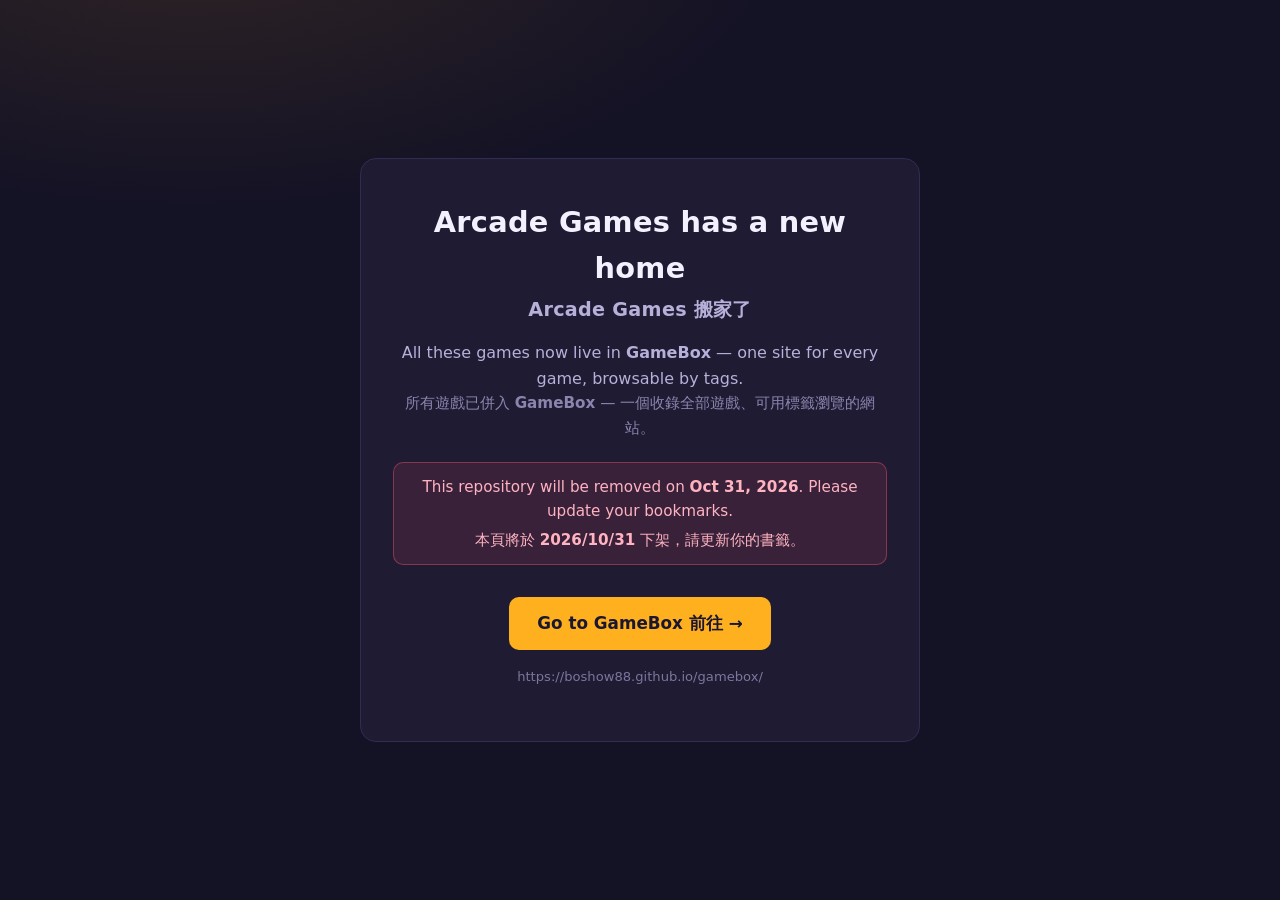
<file: index.html>
<!DOCTYPE html>
<html lang="en">
<head>
    <meta charset="UTF-8">
    <meta name="viewport" content="width=device-width, initial-scale=1.0">
    <title>Arcade Games has moved → GameBox</title>
    <link rel="icon" type="image/svg+xml" href="./favicon.svg">
    <style>
        :root { --accent: #ffb01f; }
        * { box-sizing: border-box; margin: 0; padding: 0; }
        body {
            font-family: -apple-system, BlinkMacSystemFont, "Segoe UI", "Noto Sans TC",
                "Microsoft JhengHei", system-ui, sans-serif;
            background:
                radial-gradient(1000px 500px at 15% -10%, rgba(255, 176, 31, 0.12), transparent 60%),
                #141225;
            color: #f4f1ff;
            min-height: 100vh;
            display: flex;
            align-items: center;
            justify-content: center;
            padding: 24px;
            line-height: 1.6;
        }
        .card {
            max-width: 560px;
            width: 100%;
            background: #1e1b33;
            border: 1px solid #332c52;
            border-radius: 16px;
            padding: 40px 32px;
            text-align: center;
        }
        h1 { font-size: 1.8rem; letter-spacing: 0.01em; margin-bottom: 8px; }
        h1 .zh { display: block; font-size: 1.2rem; color: #b7b0d8; font-weight: 600; margin-top: 4px; }
        p { color: #b7b0d8; margin: 14px 0; }
        p .zh { display: block; color: #8c84ad; font-size: 0.95rem; }
        .notice {
            margin: 22px 0;
            padding: 12px 16px;
            border-radius: 10px;
            background: rgba(255, 84, 112, 0.12);
            border: 1px solid rgba(255, 84, 112, 0.4);
            color: #ffb3c0;
            font-size: 0.95rem;
        }
        .cta {
            display: inline-block;
            margin-top: 10px;
            padding: 13px 28px;
            border-radius: 10px;
            background: var(--accent);
            color: #1a1730;
            font-weight: 700;
            font-size: 1.05rem;
            text-decoration: none;
        }
        .cta:hover { filter: brightness(1.07); }
        .url { margin-top: 16px; font-size: 0.82rem; color: #7d769c; word-break: break-all; }
        .url a { color: #ffc65c; }
    </style>
</head>
<body>
    <div class="card">
        <h1>
            Arcade Games has a new home
            <span class="zh">Arcade Games 搬家了</span>
        </h1>
        <p>
            All these games now live in <strong>GameBox</strong> — one site for every game,
            browsable by tags.
            <span class="zh">所有遊戲已併入 <strong>GameBox</strong> — 一個收錄全部遊戲、可用標籤瀏覽的網站。</span>
        </p>
        <div class="notice">
            This repository will be removed on <strong>Oct 31, 2026</strong>. Please update your bookmarks.
            <span style="display:block;margin-top:4px;">本頁將於 <strong>2026/10/31</strong> 下架，請更新你的書籤。</span>
        </div>
        <a class="cta" href="https://boshow88.github.io/gamebox/">Go to GameBox 前往 &rarr;</a>
        <p class="url">https://boshow88.github.io/gamebox/</p>
    </div>
</body>
</html>
</file>
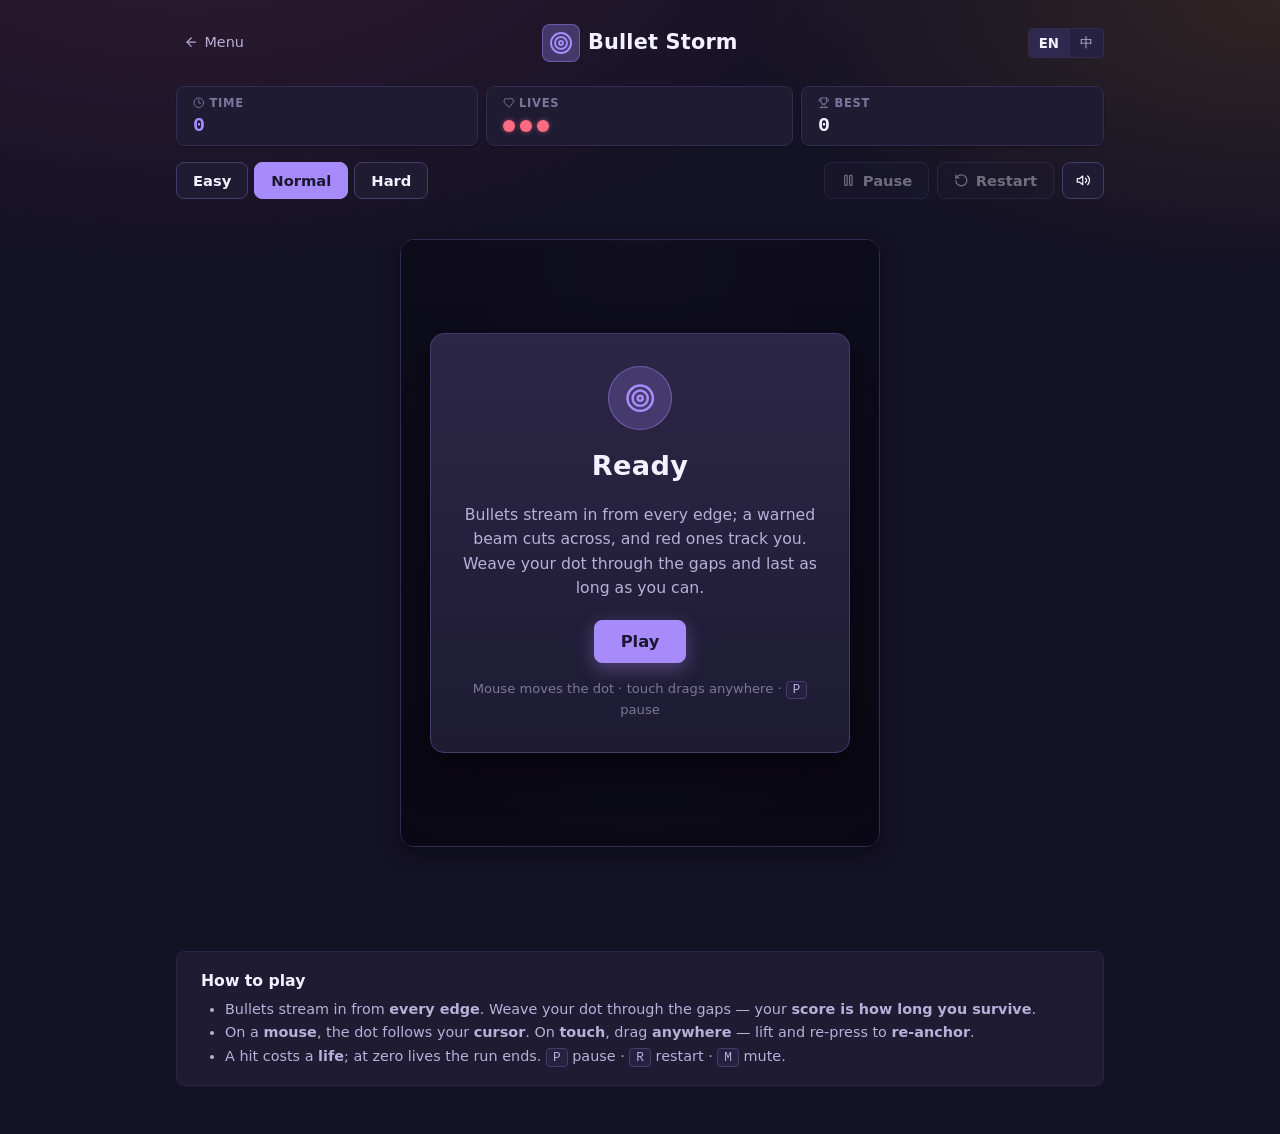
<file: games/bullet-storm.html>
<!DOCTYPE html>
<html lang="en">
<head>
    <meta charset="UTF-8">
    <meta name="viewport" content="width=device-width, initial-scale=1.0">
    <title>Bullet Storm · Arcade Games</title>
    <link rel="icon" type="image/svg+xml" href="../favicon.svg">
    <link rel="stylesheet" href="../css/common.css">
    <link rel="stylesheet" href="../css/game.css">
    <style>
        body { --game-color: #a78bfa; }
        /* The board is portrait, so cap and centre the stage. */
        .stage-wrap { max-width: 480px; margin: 0 auto; }
        /* A touch-action:none "play zone" around the board: a relative drag can
           start on the board OR in this surrounding margin (so an off-board tap
           never whiffs) without the gesture turning into a page scroll. The rest
           of the page still scrolls normally, so nothing suddenly freezes. */
        .stage-pad { touch-action: none; padding: 24px 16px 80px; }
    </style>
</head>
<body>
    <div class="game-shell">
        <header class="game-topbar">
            <a class="back-link" href="../index.html">
                <span data-icon="arrow-left" aria-hidden="true"></span>
                <span data-i18n="menu">Menu</span>
            </a>
            <div class="game-title">
                <span class="game-icon" data-icon="target" aria-hidden="true"></span>
                <span data-i18n="dotDodgeName">Bullet Storm</span>
            </div>
            <div class="lang-toggle" id="lang-toggle" role="radiogroup" data-i18n-aria-label="language">
                <button type="button" data-lang="en" role="radio" aria-checked="true">EN</button>
                <button type="button" data-lang="zh" role="radio" aria-checked="false">中</button>
            </div>
        </header>

        <div class="hud">
            <div class="hud-stat accent">
                <span class="hud-label"><span data-icon="clock" aria-hidden="true"></span><span data-i18n="time">Time</span></span>
                <span class="hud-value" id="time">0</span>
            </div>
            <div class="hud-stat">
                <span class="hud-label"><span data-icon="heart" aria-hidden="true"></span><span data-i18n="lives">Lives</span></span>
                <span class="hud-value" id="lives">3</span>
            </div>
            <div class="hud-stat">
                <span class="hud-label"><span data-icon="trophy" aria-hidden="true"></span><span data-i18n="best">Best</span></span>
                <span class="hud-value" id="best">0</span>
            </div>
        </div>

        <div class="control-row">
            <div class="seg" id="difficulty-seg" role="radiogroup" data-i18n-aria-label="difficulty">
                <button type="button" class="btn toggle" data-diff="easy" data-i18n="ddEasy">Easy</button>
                <button type="button" class="btn toggle" data-diff="normal" data-i18n="ddNormal">Normal</button>
                <button type="button" class="btn toggle" data-diff="hard" data-i18n="ddHard">Hard</button>
            </div>
            <span class="spacer"></span>
            <div class="control-actions">
                <button class="btn" id="pause-btn" type="button" disabled>
                    <span data-icon="pause" aria-hidden="true"></span>
                    <span data-role="pause-label" data-i18n="pause">Pause</span>
                </button>
                <button class="btn" id="restart-btn" type="button" disabled>
                    <span data-icon="rotate-ccw" aria-hidden="true"></span>
                    <span data-i18n="restart">Restart</span>
                </button>
                <button class="btn btn-icon toggle" id="sound-btn" type="button" aria-pressed="true" data-i18n-title="sound" title="Sound">
                    <span data-role="sound-icon" aria-hidden="true"></span>
                </button>
            </div>
        </div>

        <div class="stage-pad">
        <div class="stage-wrap">
            <canvas class="stage-canvas drag-stage" id="stage" width="600" height="760"
                    role="img" aria-label="Bullet Storm play field"></canvas>
            <div class="overlay" id="overlay" hidden>
                <div class="overlay-card">
                    <span class="overlay-badge" id="overlay-badge" aria-hidden="true"></span>
                    <h2 class="overlay-title" id="overlay-title"></h2>
                    <p class="overlay-message" id="overlay-message"></p>
                    <button class="btn btn-primary overlay-btn" id="overlay-btn" type="button"></button>
                    <p class="overlay-hint" id="overlay-hint"></p>
                </div>
            </div>
        </div>
        </div>

        <section class="game-footer">
            <h4 data-i18n="howToPlay">How to play</h4>
            <ul>
                <li data-i18n="ddHelp1Html">Bullets stream in from <strong>every edge</strong>. Weave your dot through the gaps — your <strong>score is how long you survive</strong>.</li>
                <li data-i18n="ddHelp2Html">On a <strong>mouse</strong>, the dot follows your <strong>cursor</strong>. On <strong>touch</strong>, drag <strong>anywhere</strong> — lift and re-press to <strong>re-anchor</strong>.</li>
                <li data-i18n="ddHelp3Html">A hit costs a <strong>life</strong>; at zero lives the run ends. <kbd>P</kbd> pause · <kbd>R</kbd> restart · <kbd>M</kbd> mute.</li>
            </ul>
        </section>
    </div>

    <script src="../js/common.js"></script>
    <script src="../js/games/bullet-storm.js"></script>
</body>
</html>
</file>
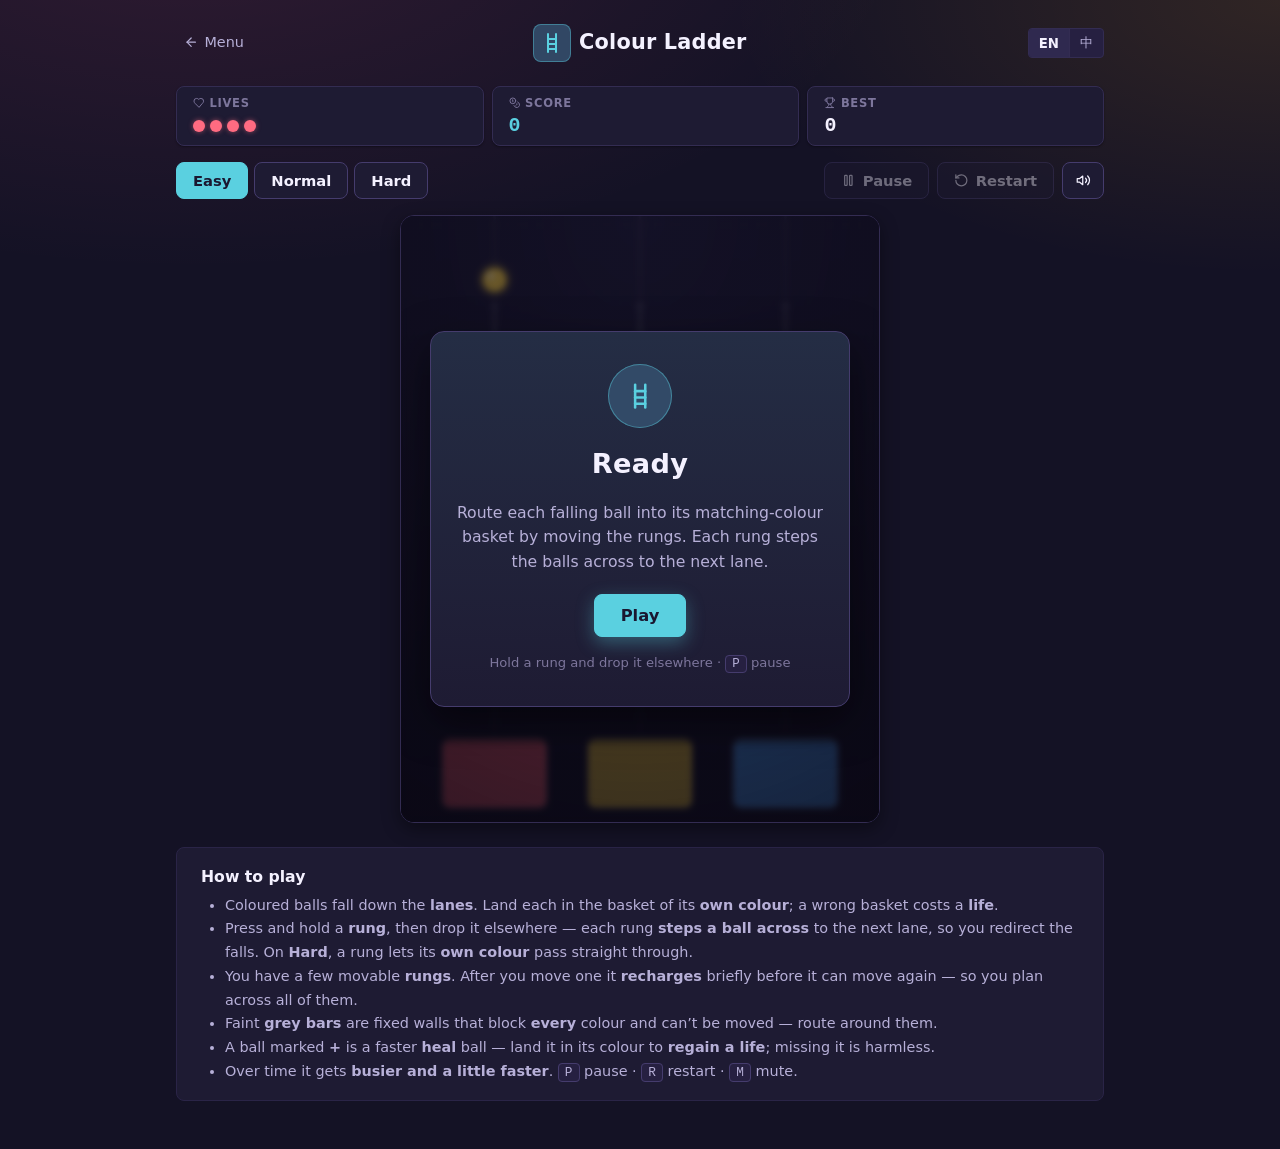
<file: games/colour-ladder.html>
<!DOCTYPE html>
<html lang="en">
<head>
    <meta charset="UTF-8">
    <meta name="viewport" content="width=device-width, initial-scale=1.0">
    <title>Colour Ladder · Arcade Games</title>
    <link rel="icon" type="image/svg+xml" href="../favicon.svg">
    <link rel="stylesheet" href="../css/common.css">
    <link rel="stylesheet" href="../css/game.css">
    <style>
        body { --game-color: #5ad0e0; }
        /* The board is portrait, so cap and centre the stage. */
        .stage-wrap { max-width: 480px; margin: 0 auto; }
    </style>
</head>
<body>
    <div class="game-shell">
        <header class="game-topbar">
            <a class="back-link" href="../index.html">
                <span data-icon="arrow-left" aria-hidden="true"></span>
                <span data-i18n="menu">Menu</span>
            </a>
            <div class="game-title">
                <span class="game-icon" data-icon="ladder" aria-hidden="true"></span>
                <span data-i18n="ladderConnectName">Colour Ladder</span>
            </div>
            <div class="lang-toggle" id="lang-toggle" role="radiogroup" data-i18n-aria-label="language">
                <button type="button" data-lang="en" role="radio" aria-checked="true">EN</button>
                <button type="button" data-lang="zh" role="radio" aria-checked="false">中</button>
            </div>
        </header>

        <div class="hud">
            <div class="hud-stat">
                <span class="hud-label"><span data-icon="heart" aria-hidden="true"></span><span data-i18n="lives">Lives</span></span>
                <span class="hud-value" id="lives">5</span>
            </div>
            <div class="hud-stat accent">
                <span class="hud-label"><span data-icon="coins" aria-hidden="true"></span><span data-i18n="score">Score</span></span>
                <span class="hud-value" id="score">0</span>
            </div>
            <div class="hud-stat">
                <span class="hud-label"><span data-icon="trophy" aria-hidden="true"></span><span data-i18n="best">Best</span></span>
                <span class="hud-value" id="best">0</span>
            </div>
        </div>

        <div class="control-row">
            <div class="seg" id="difficulty-seg" role="radiogroup" data-i18n-aria-label="difficulty">
                <button type="button" class="btn toggle" data-diff="easy" data-i18n="lcEasy">Easy</button>
                <button type="button" class="btn toggle" data-diff="normal" data-i18n="lcNormal">Normal</button>
                <button type="button" class="btn toggle" data-diff="hard" data-i18n="lcHard">Hard</button>
            </div>
            <span class="spacer"></span>
            <div class="control-actions">
                <button class="btn" id="pause-btn" type="button" disabled>
                    <span data-icon="pause" aria-hidden="true"></span>
                    <span data-role="pause-label" data-i18n="pause">Pause</span>
                </button>
                <button class="btn" id="restart-btn" type="button" disabled>
                    <span data-icon="rotate-ccw" aria-hidden="true"></span>
                    <span data-i18n="restart">Restart</span>
                </button>
                <button class="btn btn-icon toggle" id="sound-btn" type="button" aria-pressed="true" data-i18n-title="sound" title="Sound">
                    <span data-role="sound-icon" aria-hidden="true"></span>
                </button>
            </div>
        </div>

        <div class="stage-wrap">
            <canvas class="stage-canvas drag-stage" id="stage" width="600" height="760"
                    role="img" aria-label="Ladder Connect play field"></canvas>
            <div class="overlay" id="overlay" hidden>
                <div class="overlay-card">
                    <span class="overlay-badge" id="overlay-badge" aria-hidden="true"></span>
                    <h2 class="overlay-title" id="overlay-title"></h2>
                    <p class="overlay-message" id="overlay-message"></p>
                    <button class="btn btn-primary overlay-btn" id="overlay-btn" type="button"></button>
                    <p class="overlay-hint" id="overlay-hint"></p>
                </div>
            </div>
        </div>

        <section class="game-footer">
            <h4 data-i18n="howToPlay">How to play</h4>
            <ul>
                <li data-i18n="lcHelp1Html">Coloured balls fall down the <strong>lanes</strong>. Land each in the basket of its <strong>own colour</strong>; a wrong basket costs a <strong>life</strong>.</li>
                <li data-i18n="lcHelp2Html">Press and hold a <strong>rung</strong>, then drop it elsewhere — each rung <strong>steps a ball across</strong> to the next lane, so you redirect the falls. On <strong>Hard</strong>, a rung lets its <strong>own colour</strong> pass straight through.</li>
                <li data-i18n="lcHelp3Html">You have a few movable <strong>rungs</strong>. After you move one it <strong>recharges</strong> briefly before it can move again — so you plan across all of them.</li>
                <li data-i18n="lcHelp4Html">Faint <strong>grey bars</strong> are fixed walls that block <strong>every</strong> colour and can't be moved — route around them.</li>
                <li data-i18n="lcHelp5Html">A ball marked <strong>+</strong> is a faster <strong>heal</strong> ball — land it in its colour to <strong>regain a life</strong>; missing it is harmless.</li>
                <li data-i18n="lcHelp6Html">Over time it gets <strong>busier and a little faster</strong>. <kbd>P</kbd> pause · <kbd>R</kbd> restart · <kbd>M</kbd> mute.</li>
            </ul>
        </section>
    </div>

    <script src="../js/common.js"></script>
    <script src="../js/games/colour-ladder.js"></script>
</body>
</html>
</file>
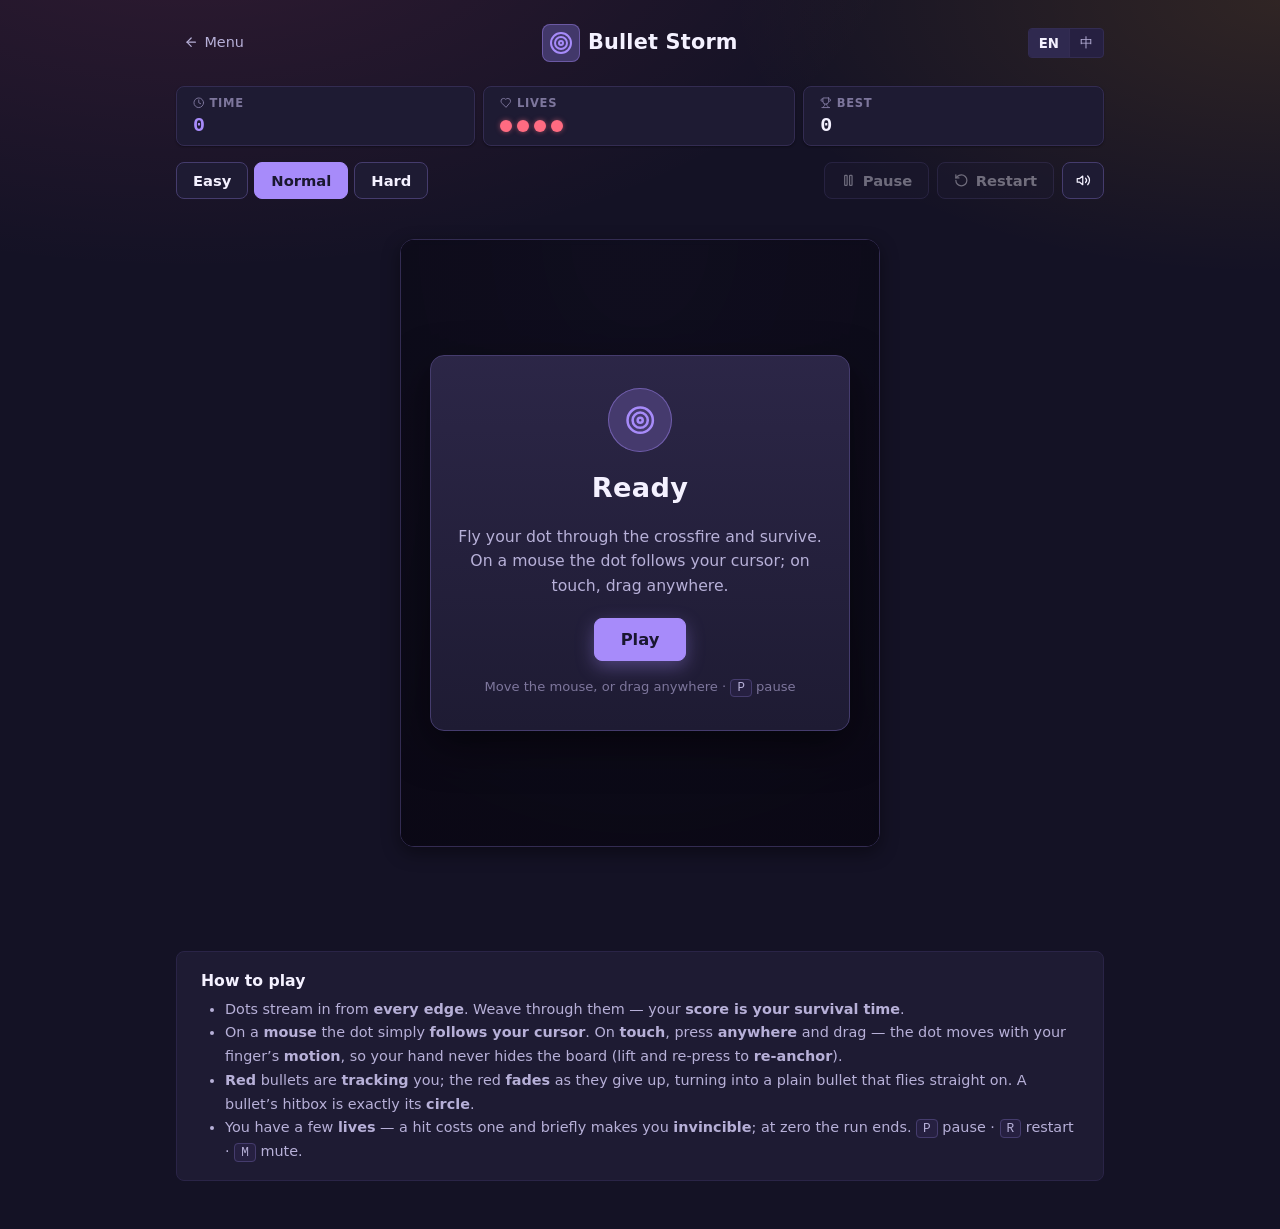
<file: games/dot-dodge.html>
<!DOCTYPE html>
<html lang="en">
<head>
    <meta charset="UTF-8">
    <meta name="viewport" content="width=device-width, initial-scale=1.0">
    <title>Dot Dodge · Arcade Games</title>
    <link rel="icon" type="image/svg+xml" href="../favicon.svg">
    <link rel="stylesheet" href="../css/common.css">
    <link rel="stylesheet" href="../css/game.css">
    <style>
        body { --game-color: #a78bfa; }
        /* The board is portrait, so cap and centre the stage. */
        .stage-wrap { max-width: 480px; margin: 0 auto; }
        /* A touch-action:none "play zone" around the board: a relative drag can
           start on the board OR in this surrounding margin (so an off-board tap
           never whiffs) without the gesture turning into a page scroll. The rest
           of the page still scrolls normally, so nothing suddenly freezes. */
        .stage-pad { touch-action: none; padding: 24px 16px 80px; }
    </style>
</head>
<body>
    <div class="game-shell">
        <header class="game-topbar">
            <a class="back-link" href="../index.html">
                <span data-icon="arrow-left" aria-hidden="true"></span>
                <span data-i18n="menu">Menu</span>
            </a>
            <div class="game-title">
                <span class="game-icon" data-icon="target" aria-hidden="true"></span>
                <span data-i18n="dotDodgeName">Dot Dodge</span>
            </div>
            <div class="lang-toggle" id="lang-toggle" role="radiogroup" data-i18n-aria-label="language">
                <button type="button" data-lang="en" role="radio" aria-checked="true">EN</button>
                <button type="button" data-lang="zh" role="radio" aria-checked="false">中</button>
            </div>
        </header>

        <div class="hud">
            <div class="hud-stat accent">
                <span class="hud-label"><span data-icon="clock" aria-hidden="true"></span><span data-i18n="time">Time</span></span>
                <span class="hud-value" id="time">0</span>
            </div>
            <div class="hud-stat">
                <span class="hud-label"><span data-icon="heart" aria-hidden="true"></span><span data-i18n="lives">Lives</span></span>
                <span class="hud-value" id="lives">3</span>
            </div>
            <div class="hud-stat">
                <span class="hud-label"><span data-icon="trophy" aria-hidden="true"></span><span data-i18n="best">Best</span></span>
                <span class="hud-value" id="best">0</span>
            </div>
        </div>

        <div class="control-row">
            <div class="seg" id="difficulty-seg" role="radiogroup" data-i18n-aria-label="difficulty">
                <button type="button" class="btn toggle" data-diff="easy" data-i18n="ddEasy">Easy</button>
                <button type="button" class="btn toggle" data-diff="normal" data-i18n="ddNormal">Normal</button>
                <button type="button" class="btn toggle" data-diff="hard" data-i18n="ddHard">Hard</button>
            </div>
            <span class="spacer"></span>
            <div class="control-actions">
                <button class="btn" id="pause-btn" type="button" disabled>
                    <span data-icon="pause" aria-hidden="true"></span>
                    <span data-role="pause-label" data-i18n="pause">Pause</span>
                </button>
                <button class="btn" id="restart-btn" type="button" disabled>
                    <span data-icon="rotate-ccw" aria-hidden="true"></span>
                    <span data-i18n="restart">Restart</span>
                </button>
                <button class="btn btn-icon toggle" id="sound-btn" type="button" aria-pressed="true" data-i18n-title="sound" title="Sound">
                    <span data-role="sound-icon" aria-hidden="true"></span>
                </button>
            </div>
        </div>

        <div class="stage-pad">
        <div class="stage-wrap">
            <canvas class="stage-canvas drag-stage" id="stage" width="600" height="760"
                    role="img" aria-label="Dot Dodge play field"></canvas>
            <div class="overlay" id="overlay" hidden>
                <div class="overlay-card">
                    <span class="overlay-badge" id="overlay-badge" aria-hidden="true"></span>
                    <h2 class="overlay-title" id="overlay-title"></h2>
                    <p class="overlay-message" id="overlay-message"></p>
                    <button class="btn btn-primary overlay-btn" id="overlay-btn" type="button"></button>
                    <p class="overlay-hint" id="overlay-hint"></p>
                </div>
            </div>
        </div>
        </div>

        <section class="game-footer">
            <h4 data-i18n="howToPlay">How to play</h4>
            <ul>
                <li data-i18n="ddHelp1Html">Dots stream in from <strong>every edge</strong>. Weave through them — your <strong>score is your survival time</strong>.</li>
                <li data-i18n="ddHelp2Html">On a <strong>mouse</strong> the dot simply <strong>follows your cursor</strong>. On <strong>touch</strong>, press <strong>anywhere</strong> and drag — the dot moves with your finger's <strong>motion</strong>, so your hand never hides the board (lift and re-press to <strong>re-anchor</strong>).</li>
                <li data-i18n="ddHelp3Html"><strong>Red</strong> bullets are <strong>tracking</strong> you; the red <strong>fades</strong> as they give up, turning into a plain bullet that flies straight on. A bullet's hitbox is exactly its <strong>circle</strong>.</li>
                <li data-i18n="ddHelp4Html">You have a few <strong>lives</strong> — a hit costs one and briefly makes you <strong>invincible</strong>; at zero the run ends. <kbd>P</kbd> pause · <kbd>R</kbd> restart · <kbd>M</kbd> mute.</li>
            </ul>
        </section>
    </div>

    <script src="../js/common.js"></script>
    <script src="../js/games/dot-dodge.js"></script>
</body>
</html>
</file>
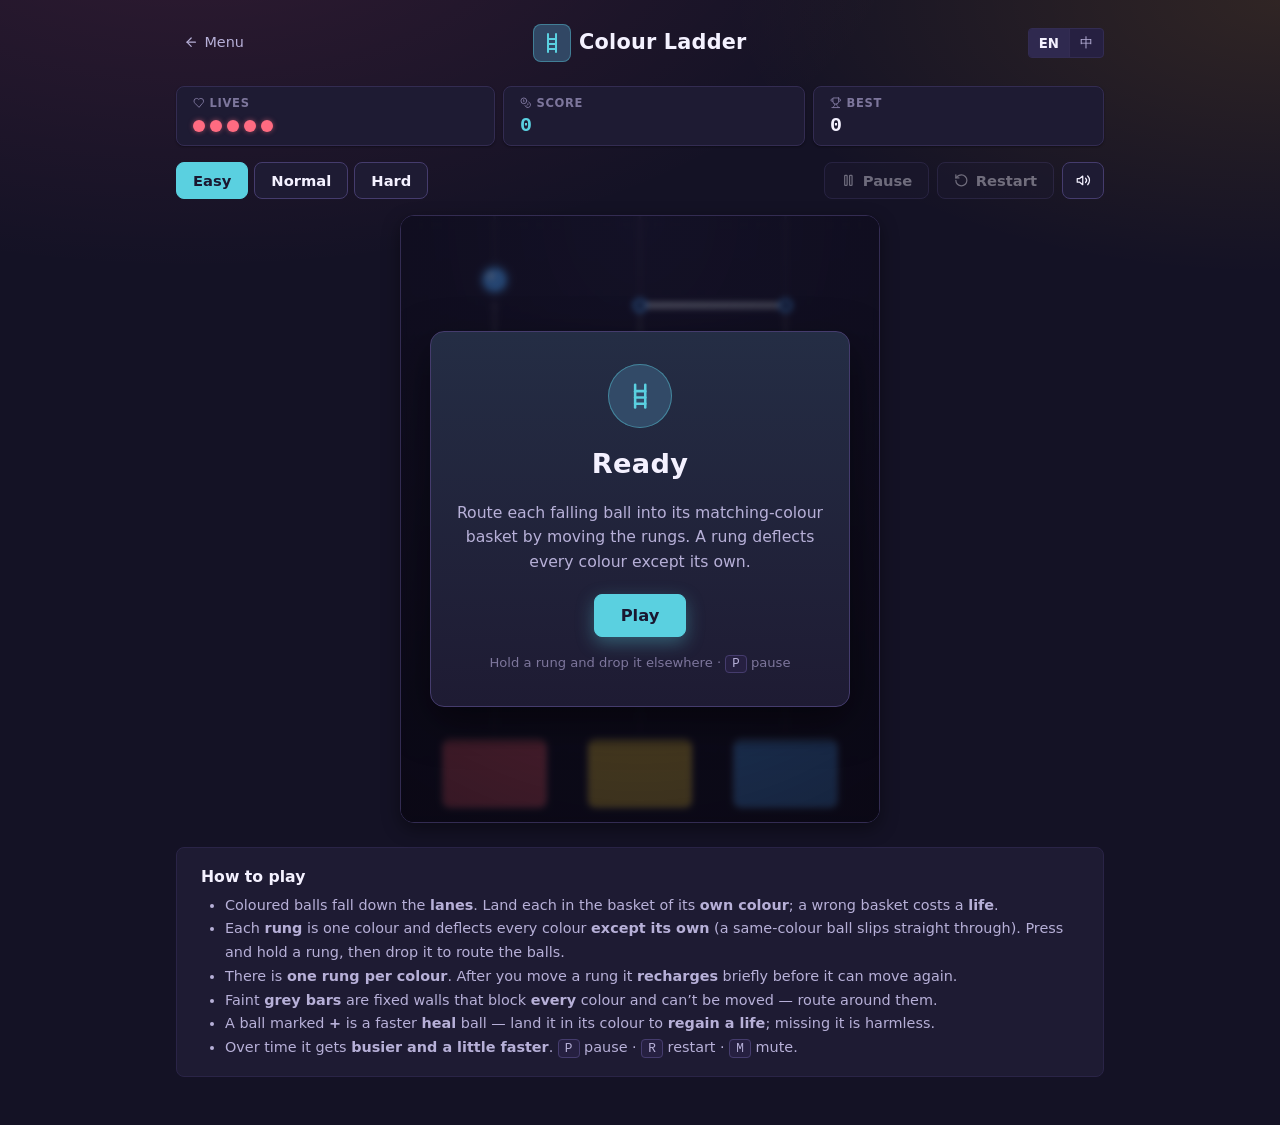
<file: games/ladder-connect.html>
<!DOCTYPE html>
<html lang="en">
<head>
    <meta charset="UTF-8">
    <meta name="viewport" content="width=device-width, initial-scale=1.0">
    <title>Colour Ladder · Arcade Games</title>
    <link rel="icon" type="image/svg+xml" href="../favicon.svg">
    <link rel="stylesheet" href="../css/common.css">
    <link rel="stylesheet" href="../css/game.css">
    <style>
        body { --game-color: #5ad0e0; }
        /* The board is portrait, so cap and centre the stage. */
        .stage-wrap { max-width: 480px; margin: 0 auto; }
    </style>
</head>
<body>
    <div class="game-shell">
        <header class="game-topbar">
            <a class="back-link" href="../index.html">
                <span data-icon="arrow-left" aria-hidden="true"></span>
                <span data-i18n="menu">Menu</span>
            </a>
            <div class="game-title">
                <span class="game-icon" data-icon="ladder" aria-hidden="true"></span>
                <span data-i18n="ladderConnectName">Colour Ladder</span>
            </div>
            <div class="lang-toggle" id="lang-toggle" role="radiogroup" data-i18n-aria-label="language">
                <button type="button" data-lang="en" role="radio" aria-checked="true">EN</button>
                <button type="button" data-lang="zh" role="radio" aria-checked="false">中</button>
            </div>
        </header>

        <div class="hud">
            <div class="hud-stat">
                <span class="hud-label"><span data-icon="heart" aria-hidden="true"></span><span data-i18n="lives">Lives</span></span>
                <span class="hud-value" id="lives">5</span>
            </div>
            <div class="hud-stat accent">
                <span class="hud-label"><span data-icon="coins" aria-hidden="true"></span><span data-i18n="score">Score</span></span>
                <span class="hud-value" id="score">0</span>
            </div>
            <div class="hud-stat">
                <span class="hud-label"><span data-icon="trophy" aria-hidden="true"></span><span data-i18n="best">Best</span></span>
                <span class="hud-value" id="best">0</span>
            </div>
        </div>

        <div class="control-row">
            <div class="seg" id="difficulty-seg" role="radiogroup" data-i18n-aria-label="difficulty">
                <button type="button" class="btn toggle" data-diff="easy" data-i18n="lcEasy">Easy</button>
                <button type="button" class="btn toggle" data-diff="normal" data-i18n="lcNormal">Normal</button>
                <button type="button" class="btn toggle" data-diff="hard" data-i18n="lcHard">Hard</button>
            </div>
            <span class="spacer"></span>
            <div class="control-actions">
                <button class="btn" id="pause-btn" type="button" disabled>
                    <span data-icon="pause" aria-hidden="true"></span>
                    <span data-role="pause-label" data-i18n="pause">Pause</span>
                </button>
                <button class="btn" id="restart-btn" type="button" disabled>
                    <span data-icon="rotate-ccw" aria-hidden="true"></span>
                    <span data-i18n="restart">Restart</span>
                </button>
                <button class="btn btn-icon toggle" id="sound-btn" type="button" aria-pressed="true" data-i18n-title="sound" title="Sound">
                    <span data-role="sound-icon" aria-hidden="true"></span>
                </button>
            </div>
        </div>

        <div class="stage-wrap">
            <canvas class="stage-canvas drag-stage" id="stage" width="600" height="760"
                    role="img" aria-label="Ladder Connect play field"></canvas>
            <div class="overlay" id="overlay" hidden>
                <div class="overlay-card">
                    <span class="overlay-badge" id="overlay-badge" aria-hidden="true"></span>
                    <h2 class="overlay-title" id="overlay-title"></h2>
                    <p class="overlay-message" id="overlay-message"></p>
                    <button class="btn btn-primary overlay-btn" id="overlay-btn" type="button"></button>
                    <p class="overlay-hint" id="overlay-hint"></p>
                </div>
            </div>
        </div>

        <section class="game-footer">
            <h4 data-i18n="howToPlay">How to play</h4>
            <ul>
                <li data-i18n="lcHelp1Html">Coloured balls fall down the <strong>lanes</strong>. Land each in the basket of its <strong>own colour</strong>; a wrong basket costs a <strong>life</strong>.</li>
                <li data-i18n="lcHelp2Html">Each <strong>rung</strong> is one colour and deflects every colour <strong>except its own</strong> (a same-colour ball slips straight through). Press and hold a rung, then drop it to route the balls.</li>
                <li data-i18n="lcHelp3Html">There is <strong>one rung per colour</strong>. After you move a rung it <strong>recharges</strong> briefly before it can move again.</li>
                <li data-i18n="lcHelp4Html">Faint <strong>grey bars</strong> are fixed walls that block <strong>every</strong> colour and can't be moved — route around them.</li>
                <li data-i18n="lcHelp5Html">A ball marked <strong>+</strong> is a faster <strong>heal</strong> ball — land it in its colour to <strong>regain a life</strong>; missing it is harmless.</li>
                <li data-i18n="lcHelp6Html">Over time it gets <strong>busier and a little faster</strong>. <kbd>P</kbd> pause · <kbd>R</kbd> restart · <kbd>M</kbd> mute.</li>
            </ul>
        </section>
    </div>

    <script src="../js/common.js"></script>
    <script src="../js/games/ladder-connect.js"></script>
</body>
</html>
</file>
<file: css/common.css>
/* ================================================================
   Arcade Games — Common theme tokens + Launcher styles
   Arcade-cabinet feel: deep night surfaces, neon accents, playful.
   Sibling project (Puzzle Games) is light; this one is dark on
   purpose so the two collections read as distinct.
   ================================================================ */

:root {
    /* Surfaces */
    --bg-primary: #141225;          /* arcade cabinet night */
    --bg-secondary: #1e1b33;        /* card surface */
    --bg-tertiary: #262041;
    --bg-hover: #2f294f;

    /* Text */
    --text-primary: #f4f1ff;
    --text-secondary: #b7b0d8;
    --text-muted: #7d769c;
    --text-on-accent: #1a1730;

    /* Lines */
    --border-color: #332c52;
    --border-light: #2a2447;
    --border-strong: #453c6d;

    /* Accents */
    --accent-primary: #ffb01f;      /* arcade amber / gold */
    --accent-primary-hover: #ffc65c;
    --accent-secondary: #ff5d8f;    /* neon pink */
    --accent-success: #38e08a;
    --accent-warning: #ffb01f;
    --accent-danger: #ff5470;

    /* Per-game accent (overridden on .game-card.<game>) */
    --game-color: var(--accent-primary);

    /* Spacing */
    --space-xs: 4px;
    --space-sm: 8px;
    --space-md: 16px;
    --space-lg: 24px;
    --space-xl: 32px;
    --space-2xl: 48px;

    /* Radius */
    --radius-sm: 4px;
    --radius-md: 8px;
    --radius-lg: 14px;
    --radius-pill: 999px;

    /* Shadows / glows */
    --shadow-sm: 0 1px 2px rgba(0, 0, 0, 0.35);
    --shadow-md: 0 6px 18px rgba(0, 0, 0, 0.4);
    --shadow-lg: 0 14px 40px rgba(0, 0, 0, 0.5);
    --glow: 0 0 0 1px color-mix(in srgb, var(--game-color) 40%, transparent),
        0 8px 26px color-mix(in srgb, var(--game-color) 30%, transparent);

    /* Type */
    --font-body: -apple-system, BlinkMacSystemFont, "Segoe UI", "Noto Sans TC",
        "Microsoft JhengHei", system-ui, sans-serif;
    --font-display: "Segoe UI", "Noto Sans TC", "Microsoft JhengHei",
        system-ui, sans-serif;
    --font-mono: ui-monospace, SFMono-Regular, Menlo, Consolas, monospace;

    /* Motion */
    --transition-fast: 120ms ease;
    --transition-normal: 220ms ease;
}

/* ----------------------------------------------------------------
   Reset
   ---------------------------------------------------------------- */

*,
*::before,
*::after {
    box-sizing: border-box;
    margin: 0;
    padding: 0;
}

html {
    font-size: 16px;
    -webkit-text-size-adjust: 100%;
}

body {
    font-family: var(--font-body);
    background:
        radial-gradient(1200px 600px at 15% -10%,
            color-mix(in srgb, var(--accent-secondary) 12%, transparent), transparent 60%),
        radial-gradient(1000px 500px at 100% 0%,
            color-mix(in srgb, var(--accent-primary) 12%, transparent), transparent 55%),
        var(--bg-primary);
    background-attachment: fixed;
    color: var(--text-primary);
    line-height: 1.5;
    min-height: 100vh;
    -webkit-font-smoothing: antialiased;
    -moz-osx-font-smoothing: grayscale;
}

a {
    color: var(--accent-primary);
    text-decoration: none;
}

a:hover {
    text-decoration: underline;
}

button {
    font-family: inherit;
    cursor: pointer;
}

/* ----------------------------------------------------------------
   App shell
   ---------------------------------------------------------------- */

.app-shell {
    max-width: 1120px;
    margin: 0 auto;
    padding: var(--space-2xl) var(--space-lg) var(--space-xl);
}

.app-header {
    position: relative;
    text-align: center;
    margin-bottom: var(--space-2xl);
}

/* Language toggle. Mounted in every page's header; small 2-button
   segmented control that flips ArcadeCommon.i18n locale. */
.lang-toggle {
    display: inline-flex;
    border: 1px solid var(--border-color);
    border-radius: var(--radius-sm);
    overflow: hidden;
    background: var(--bg-tertiary);
    font-size: 0.78rem;
    line-height: 1;
}

.app-header .lang-toggle {
    position: absolute;
    top: 0;
    right: 0;
}

.lang-toggle button {
    appearance: none;
    background: transparent;
    border: 0;
    padding: 5px 10px;
    color: var(--text-secondary);
    cursor: pointer;
    font-family: inherit;
    transition: background var(--transition-fast),
        color var(--transition-fast);
}

.lang-toggle button + button {
    border-left: 1px solid var(--border-color);
}

.lang-toggle button:hover {
    background: var(--bg-hover);
    color: var(--text-primary);
}

.lang-toggle button.active {
    background: var(--bg-hover);
    color: var(--text-primary);
    font-weight: 600;
}

.app-title {
    font-family: var(--font-display);
    font-size: 2.25rem;
    font-weight: 800;
    letter-spacing: 0.02em;
    color: var(--text-primary);
    text-shadow: 0 2px 0 rgba(0, 0, 0, 0.35),
        0 0 24px color-mix(in srgb, var(--accent-primary) 45%, transparent);
}

.app-title .title-accent {
    color: var(--accent-primary);
}

.app-subtitle {
    font-size: 1rem;
    color: var(--text-secondary);
    margin-top: var(--space-sm);
}

/* ----------------------------------------------------------------
   Game cards (launcher)
   ---------------------------------------------------------------- */

.games-grid {
    display: grid;
    grid-template-columns: repeat(auto-fit, minmax(280px, 1fr));
    gap: var(--space-lg);
}

.game-card {
    position: relative;
    display: block;
    background: linear-gradient(180deg,
        color-mix(in srgb, var(--game-color) 8%, var(--bg-secondary)),
        var(--bg-secondary));
    border: 1px solid var(--border-color);
    border-radius: var(--radius-lg);
    padding: var(--space-lg);
    box-shadow: var(--shadow-sm);
    color: inherit;
    text-decoration: none;
    transition: transform var(--transition-fast),
        box-shadow var(--transition-fast),
        border-color var(--transition-fast);
    overflow: hidden;
}

.game-card::before {
    content: "";
    position: absolute;
    inset: 0 0 auto 0;
    height: 4px;
    background: var(--game-color);
    opacity: 0.95;
}

.game-card:hover {
    transform: translateY(-3px);
    box-shadow: var(--glow);
    border-color: var(--game-color);
    text-decoration: none;
}

.game-card-header {
    display: flex;
    align-items: center;
    gap: var(--space-md);
    margin-bottom: var(--space-sm);
    margin-top: var(--space-xs);
}

/* Inline icons (injected by ArcadeCommon.icons.render). They inherit
   colour via stroke: currentColor and scale with font-size (1em). */
.icon {
    flex: none;
    width: 1em;
    height: 1em;
    vertical-align: -0.125em;
    /* A few Lucide glyphs (e.g. `puzzle`) bleed a hair past the 24×24
       viewBox; inline SVGs clip by default, so opt out to avoid a cropped
       edge. Glyphs that stay inside the box are unaffected. */
    overflow: visible;
}

.game-icon {
    font-size: 1.75rem;
    line-height: 1;
    width: 52px;
    height: 52px;
    display: inline-flex;
    align-items: center;
    justify-content: center;
    border-radius: var(--radius-md);
    background: color-mix(in srgb, var(--game-color) 22%, var(--bg-tertiary));
    color: var(--game-color);
    box-shadow: inset 0 0 0 1px color-mix(in srgb, var(--game-color) 40%, transparent);
}

.game-name {
    font-family: var(--font-display);
    font-size: 1.25rem;
    font-weight: 700;
    color: var(--text-primary);
    letter-spacing: 0.01em;
}

.game-tagline {
    font-size: 0.85rem;
    color: var(--text-secondary);
    margin-top: 2px;
}

.game-card-body {
    color: var(--text-secondary);
    font-size: 0.92rem;
    margin-top: var(--space-sm);
}

.game-card-footer {
    margin-top: var(--space-md);
    display: flex;
    align-items: center;
    justify-content: flex-end;
    gap: var(--space-sm);
    font-size: 0.85rem;
    color: var(--text-muted);
}

.game-card-tags {
    display: flex;
    flex-wrap: wrap;
    gap: 6px;
}

.tag {
    display: inline-block;
    padding: 2px var(--space-sm);
    border-radius: var(--radius-pill);
    font-size: 0.72rem;
    background: var(--bg-tertiary);
    color: var(--text-secondary);
    border: 1px solid var(--border-light);
}

.badge {
    display: inline-block;
    padding: 2px var(--space-sm);
    border-radius: var(--radius-pill);
    font-size: 0.75rem;
    font-weight: 700;
    text-transform: uppercase;
    letter-spacing: 0.04em;
    background: var(--bg-tertiary);
    color: var(--text-secondary);
    border: 1px solid var(--border-light);
    white-space: nowrap;
}

.badge.badge-soon {
    background: color-mix(in srgb, var(--accent-warning) 18%, transparent);
    color: var(--accent-warning);
    border-color: color-mix(in srgb, var(--accent-warning) 40%, transparent);
}

.badge.badge-playable {
    background: color-mix(in srgb, var(--accent-success) 18%, transparent);
    color: var(--accent-success);
    border-color: color-mix(in srgb, var(--accent-success) 40%, transparent);
}

.badge.badge-wip {
    background: color-mix(in srgb, var(--accent-warning) 18%, transparent);
    color: var(--accent-warning);
    border-color: color-mix(in srgb, var(--accent-warning) 40%, transparent);
}

/* Per-game accent overrides — must match the `--game-color` declared
   in each per-game HTML so the launcher card and game page agree. */
.game-card.colour-ladder  { --game-color: #5ad0e0; }
.game-card.bullet-storm   { --game-color: #a78bfa; }
.game-card.rune-stones    { --game-color: #d9544e; }
/* Neutral slate so the cross-link to the sister collection reads as a
   "different kind" of card, set apart from the colourful game cards —
   mirroring how Puzzle Games marks its Arcade entry. */
.game-card.puzzle-link    { --game-color: #8792a6; }

/* ----------------------------------------------------------------
   Toast (transient bottom-centre notice)
   ---------------------------------------------------------------- */

.toast {
    position: fixed;
    left: 50%;
    bottom: 28px;
    transform: translateX(-50%) translateY(12px);
    background: rgba(10, 8, 20, 0.94);
    color: #fff;
    padding: 10px 18px;
    border-radius: var(--radius-pill);
    font-size: 0.9rem;
    box-shadow: var(--shadow-md);
    border: 1px solid var(--border-strong);
    opacity: 0;
    pointer-events: none;
    transition: opacity 180ms ease, transform 180ms ease;
    z-index: 1000;
    max-width: calc(100vw - 32px);
    text-align: center;
}

.toast.toast-visible {
    opacity: 1;
    transform: translateX(-50%) translateY(0);
}

/* ----------------------------------------------------------------
   Footer
   ---------------------------------------------------------------- */

.app-footer {
    margin-top: var(--space-2xl);
    text-align: center;
    font-size: 0.85rem;
    color: var(--text-muted);
}

/* ----------------------------------------------------------------
   Responsive
   ---------------------------------------------------------------- */

@media (max-width: 600px) {
    .app-shell {
        padding: var(--space-xl) var(--space-md) var(--space-lg);
    }

    .app-title {
        font-size: 1.75rem;
    }
}
</file>
<file: css/game.css>
/* ================================================================
   Arcade Games — Shared game-page UI
   (topbar, HUD, canvas stage, start/pause/over overlay, controls)
   Builds on css/common.css.
   ================================================================ */

/* The HTML `hidden` attribute is normally `display:none` via UA styles,
   but some flex/grid rules below have higher specificity and would
   silently override it. Restore the expected behaviour. */
[hidden] {
    display: none !important;
}

.game-shell {
    max-width: 960px;
    margin: 0 auto;
    padding: var(--space-lg) var(--space-md) var(--space-2xl);
}

/* ----------------------------------------------------------------
   Top bar (Back + title + language)
   ---------------------------------------------------------------- */

.game-topbar {
    display: flex;
    align-items: center;
    justify-content: space-between;
    gap: var(--space-md);
    margin-bottom: var(--space-lg);
}

.back-link {
    display: inline-flex;
    align-items: center;
    gap: 6px;
    padding: var(--space-xs) var(--space-sm);
    color: var(--text-secondary);
    font-size: 0.9rem;
    border-radius: var(--radius-sm);
    transition: background var(--transition-fast),
        color var(--transition-fast);
}

.back-link:hover {
    background: var(--bg-hover);
    color: var(--text-primary);
    text-decoration: none;
}

.game-title {
    display: flex;
    align-items: center;
    gap: var(--space-sm);
    font-family: var(--font-display);
    font-size: 1.3rem;
    font-weight: 700;
    letter-spacing: 0.01em;
}

.game-title .game-icon {
    width: 38px;
    height: 38px;
    font-size: 1.5rem;
    border-radius: var(--radius-md);
    display: inline-flex;
    align-items: center;
    justify-content: center;
    background: color-mix(in srgb, var(--game-color) 22%, var(--bg-tertiary));
    color: var(--game-color);
    box-shadow: inset 0 0 0 1px color-mix(in srgb, var(--game-color) 40%, transparent);
}

/* ----------------------------------------------------------------
   HUD — a row of stat pills (score, best, time, level, …)
   ---------------------------------------------------------------- */

.hud {
    display: flex;
    flex-wrap: wrap;
    align-items: stretch;
    gap: var(--space-sm);
    margin-bottom: var(--space-md);
}

.hud-stat {
    flex: 1 1 auto;
    min-width: 92px;
    display: flex;
    flex-direction: column;
    gap: 2px;
    padding: var(--space-sm) var(--space-md);
    background: var(--bg-secondary);
    border: 1px solid var(--border-color);
    border-radius: var(--radius-md);
    box-shadow: var(--shadow-sm);
}

.hud-stat .hud-label {
    display: inline-flex;
    align-items: center;
    gap: 5px;
    font-size: 0.72rem;
    font-weight: 700;
    text-transform: uppercase;
    letter-spacing: 0.06em;
    color: var(--text-muted);
}

.hud-stat .hud-value {
    font-family: var(--font-mono);
    font-size: 1.25rem;
    font-weight: 700;
    font-variant-numeric: tabular-nums;
    color: var(--text-primary);
    line-height: 1.15;
}

/* Lives shown as pips instead of a number — readable at a glance. */
#lives { display: inline-flex; gap: 5px; align-items: center; min-height: 1.15em; }
.life-pip {
    box-sizing: border-box;
    width: 12px; height: 12px; border-radius: 50%;
    background: #ff6b81;
    box-shadow: 0 0 5px rgba(255, 107, 129, 0.55);
}
.life-pip.lost {
    background: transparent;
    box-shadow: none;
    border: 2px solid rgba(255, 255, 255, 0.25);
}
.hud-stat.danger #lives .life-pip:not(.lost) { background: var(--accent-danger); box-shadow: none; }

/* Emphasis variants so the important stats pop with the game accent. */
.hud-stat.accent .hud-value { color: var(--game-color); }
.hud-stat.danger .hud-value { color: var(--accent-danger); }
.hud-stat.success .hud-value { color: var(--accent-success); }

/* A stat can flash briefly when it changes (e.g. score gain, low time). */
@keyframes hud-flash {
    0%   { transform: scale(1); }
    40%  { transform: scale(1.12); }
    100% { transform: scale(1); }
}
.hud-value.flash {
    animation: hud-flash 320ms ease-out;
}

@keyframes hud-pulse-danger {
    0%, 100% { color: var(--accent-danger); }
    50%      { color: var(--text-primary); }
}
.hud-stat.time-low .hud-value {
    animation: hud-pulse-danger 0.9s ease-in-out infinite;
}

/* ----------------------------------------------------------------
   Controls row (Start / Pause / Restart / Sound / game buttons)
   ---------------------------------------------------------------- */

.control-row {
    display: flex;
    flex-wrap: wrap;
    align-items: center;
    gap: var(--space-sm);
    margin-bottom: var(--space-md);
}

.control-row .spacer {
    flex: 1 1 auto;
}

/* The action buttons (Pause / Restart / Sound) stay grouped so they never
   split across lines mid-group when the row wraps. */
.control-actions {
    display: inline-flex;
    align-items: center;
    gap: var(--space-sm);
}

/* Grouped buttons (e.g. a difficulty selector) inside the control row. */
.seg {
    display: inline-flex;
    flex-wrap: wrap;
    gap: 6px;
}

.btn {
    appearance: none;
    display: inline-flex;
    align-items: center;
    justify-content: center;
    gap: 0.45em;
    border: 1px solid var(--border-strong);
    background: var(--bg-secondary);
    color: var(--text-primary);
    padding: 9px 16px;
    font-size: 0.92rem;
    font-weight: 600;
    border-radius: var(--radius-md);
    cursor: pointer;
    transition: background var(--transition-fast),
        border-color var(--transition-fast),
        color var(--transition-fast),
        transform var(--transition-fast),
        box-shadow var(--transition-fast);
}

.btn:hover {
    background: var(--bg-hover);
    border-color: var(--text-muted);
}

.btn:active {
    transform: translateY(1px);
}

.btn:disabled {
    opacity: 0.4;
    cursor: not-allowed;
}
.btn:disabled:hover {
    background: var(--bg-secondary);
    border-color: var(--border-strong);
}
.btn:disabled:active {
    transform: none;
}

.btn.btn-primary {
    background: var(--game-color, var(--accent-primary));
    border-color: var(--game-color, var(--accent-primary));
    color: var(--text-on-accent);
    box-shadow: 0 6px 18px color-mix(in srgb, var(--game-color) 35%, transparent);
}

.btn.btn-primary:hover {
    filter: brightness(1.06);
    background: var(--game-color, var(--accent-primary));
}

.btn.btn-ghost {
    background: transparent;
    border-color: transparent;
    color: var(--text-secondary);
}

.btn.btn-ghost:hover {
    background: var(--bg-hover);
    color: var(--text-primary);
}

.btn.btn-icon {
    min-width: 42px;
    padding: 9px 11px;
}

/* Toggle buttons (e.g. Sound on/off) show an active state. */
.btn.toggle.active {
    background: var(--game-color, var(--accent-primary));
    border-color: var(--game-color, var(--accent-primary));
    color: var(--text-on-accent);
}

/* "committed" = the value the current run is actually using. When the
   player has staged a different choice (active ≠ committed), the running
   one keeps a faint tint so the pending change is visible — applied on
   the next restart. Mirrors Puzzle Games' segmented control. */
.btn.toggle.committed:not(.active) {
    border-color: var(--game-color, var(--accent-primary));
    color: var(--game-color, var(--accent-primary));
}

/* A subtle "muted" look for the sound button when audio is off. */
.btn.is-muted {
    color: var(--text-muted);
}

/* ----------------------------------------------------------------
   Stage — the canvas + overlay live here
   ---------------------------------------------------------------- */

.stage-wrap {
    position: relative;
    width: 100%;
    background: var(--bg-secondary);
    border: 1px solid var(--border-color);
    border-radius: var(--radius-lg);
    box-shadow: var(--shadow-md);
    overflow: hidden;
    /* The canvas sets its own aspect ratio; this just frames it. */
}

.stage-canvas {
    display: block;
    width: 100%;
    height: auto;
    /* Keeps pointer coordinates predictable on touch. */
    touch-action: manipulation;
    background: #0e0b1a;
}

/* When a game wants full-drag control (no page scroll on the stage). */
.stage-canvas.drag-stage {
    touch-action: none;
}

/* ---- Overlay (start / paused / game-over panels) ---- */

.overlay {
    position: absolute;
    inset: 0;
    display: flex;
    align-items: center;
    justify-content: center;
    padding: var(--space-lg);
    background: radial-gradient(120% 120% at 50% 0%,
        rgba(20, 18, 37, 0.55), rgba(10, 8, 20, 0.86));
    backdrop-filter: blur(3px);
    z-index: 5;
    text-align: center;
    animation: overlay-in 180ms ease-out;
}

@keyframes overlay-in {
    from { opacity: 0; }
    to   { opacity: 1; }
}

.overlay-card {
    max-width: 420px;
    width: 100%;
    display: flex;
    flex-direction: column;
    align-items: center;
    gap: var(--space-md);
    padding: var(--space-xl) var(--space-lg);
    background: linear-gradient(180deg,
        color-mix(in srgb, var(--game-color) 10%, var(--bg-secondary)),
        var(--bg-secondary));
    border: 1px solid var(--border-strong);
    border-radius: var(--radius-lg);
    box-shadow: var(--shadow-lg);
}

.overlay-badge {
    width: 64px;
    height: 64px;
    display: inline-flex;
    align-items: center;
    justify-content: center;
    border-radius: var(--radius-pill);
    font-size: 1.9rem;
    background: color-mix(in srgb, var(--game-color) 24%, var(--bg-tertiary));
    color: var(--game-color);
    box-shadow: inset 0 0 0 1px color-mix(in srgb, var(--game-color) 45%, transparent);
}

.overlay-title {
    font-family: var(--font-display);
    font-size: 1.7rem;
    font-weight: 800;
    letter-spacing: 0.01em;
    color: var(--text-primary);
}

.overlay-message {
    color: var(--text-secondary);
    font-size: 0.98rem;
    line-height: 1.55;
}

.overlay-message strong {
    color: var(--game-color);
}

.overlay-btn {
    margin-top: var(--space-xs);
    font-size: 1.02rem;
    padding: 11px 26px;
}

.overlay-hint {
    font-size: 0.82rem;
    color: var(--text-muted);
}

.overlay-hint kbd {
    font-family: var(--font-mono);
    font-size: 0.78rem;
    padding: 1px 6px;
    border-radius: 4px;
    background: var(--bg-tertiary);
    border: 1px solid var(--border-strong);
    color: var(--text-secondary);
}

/* ----------------------------------------------------------------
   How-to-play footer
   ---------------------------------------------------------------- */

.game-footer {
    margin-top: var(--space-lg);
    padding: var(--space-md) var(--space-lg);
    background: var(--bg-secondary);
    border: 1px solid var(--border-light);
    border-radius: var(--radius-md);
    color: var(--text-secondary);
    font-size: 0.9rem;
    line-height: 1.65;
}

.game-footer h4 {
    color: var(--text-primary);
    font-size: 0.98rem;
    margin-bottom: var(--space-xs);
}

.game-footer ul {
    margin-left: var(--space-lg);
}

.game-footer kbd {
    font-family: var(--font-mono);
    font-size: 0.8rem;
    padding: 1px 6px;
    border-radius: 4px;
    background: var(--bg-tertiary);
    border: 1px solid var(--border-strong);
    color: var(--text-secondary);
}

/* ----------------------------------------------------------------
   Responsive
   ---------------------------------------------------------------- */

@media (max-width: 560px) {
    /* Keep every HUD stat on a single row — equal, shrinkable columns — so a
       long Score/Best value can never push the "Best" pill onto its own line. */
    .hud {
        display: grid;
        grid-auto-flow: column;
        grid-auto-columns: minmax(0, 1fr);
        gap: 6px;
    }
    .hud-stat {
        min-width: 0;
        padding: 6px 7px;
    }
    .hud-stat .hud-label {
        font-size: 0.6rem;
        letter-spacing: 0.03em;
        gap: 3px;
    }
    .hud-stat .hud-value {
        font-size: 0.95rem;
    }
    /* Shrink the life pips so five of them fit a narrow column. */
    #lives { gap: 3px; }
    .life-pip { width: 9px; height: 9px; }

    /* Stack the controls into two tidy rows (difficulty / actions) instead of
       letting individual buttons wrap and break a group apart. */
    .control-row {
        flex-direction: column;
        align-items: stretch;
    }
    .control-row .spacer {
        display: none;
    }
    .seg {
        display: grid;
        grid-template-columns: repeat(3, 1fr);
        width: 100%;
    }
    .control-actions {
        display: flex;
        width: 100%;
    }
    .control-actions > .btn:not(.btn-icon) {
        flex: 1 1 0;
    }

    .overlay-title {
        font-size: 1.4rem;
    }
}
</file>
